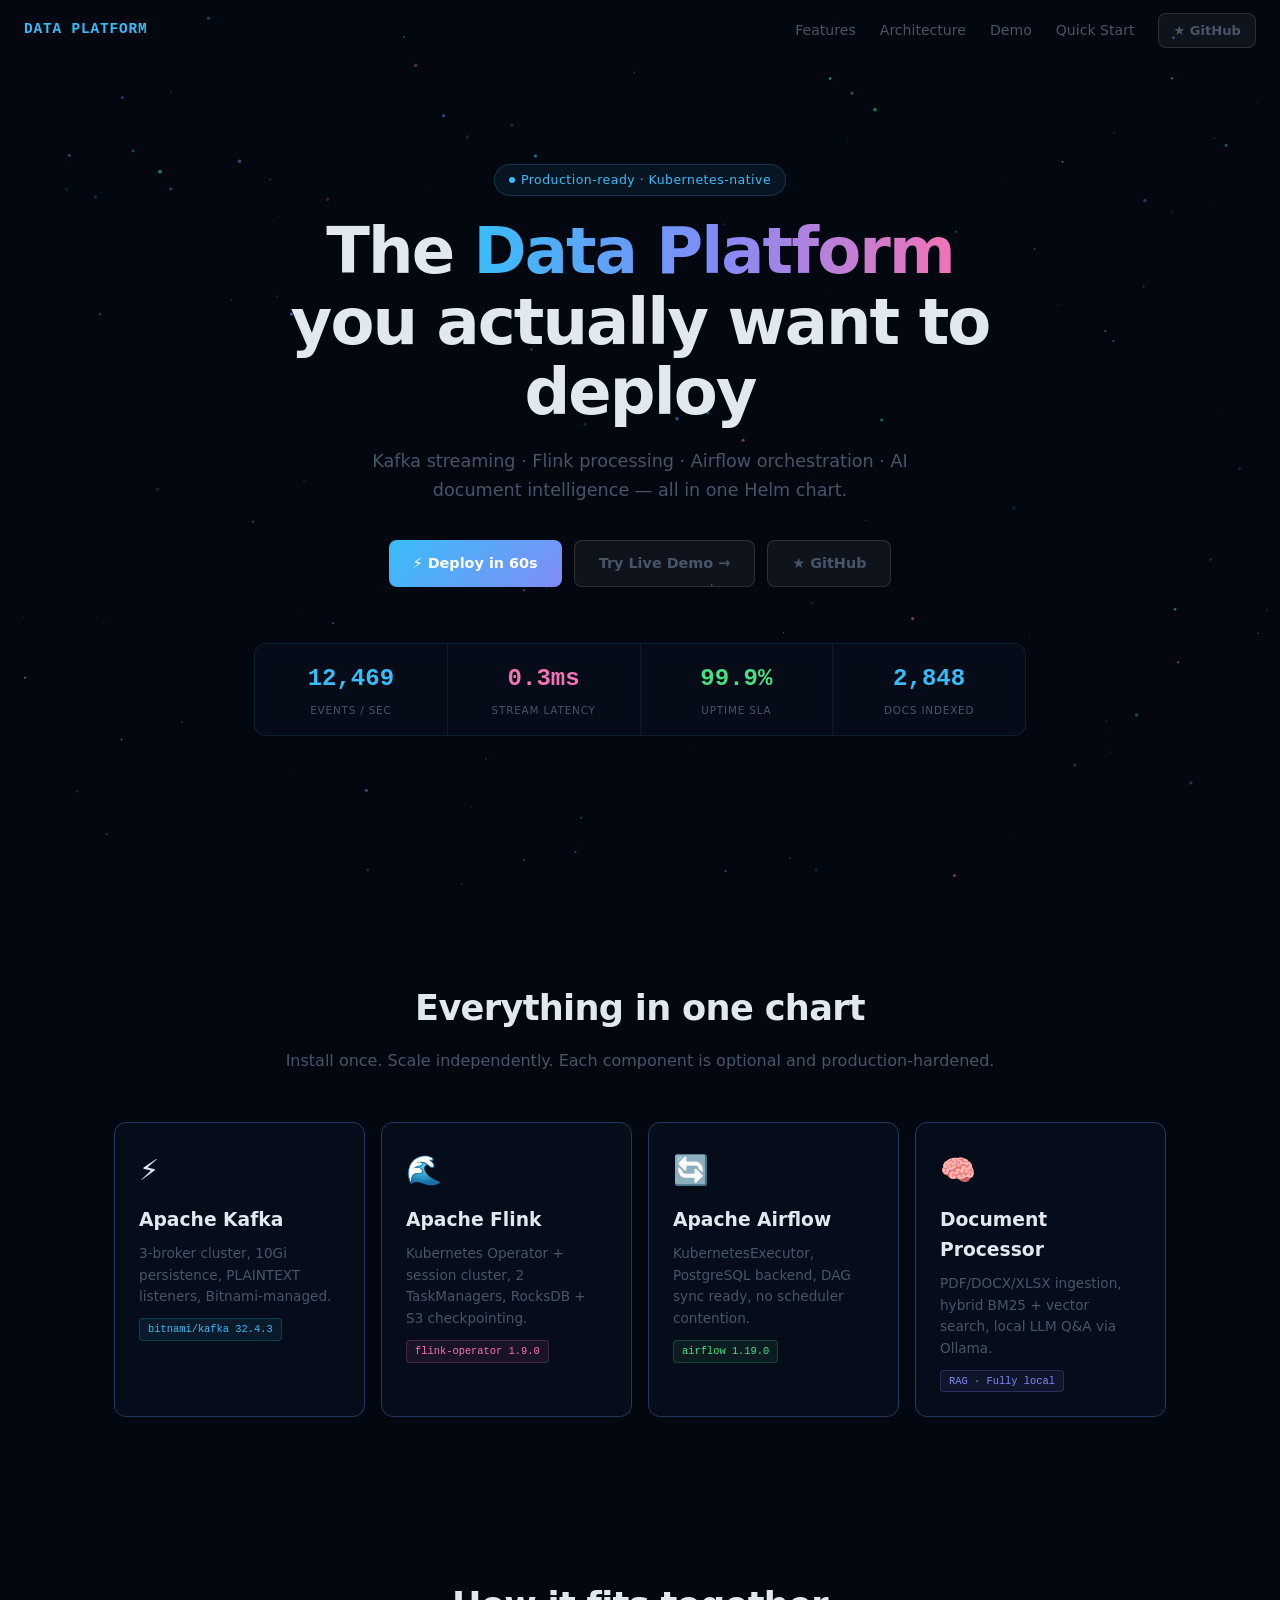
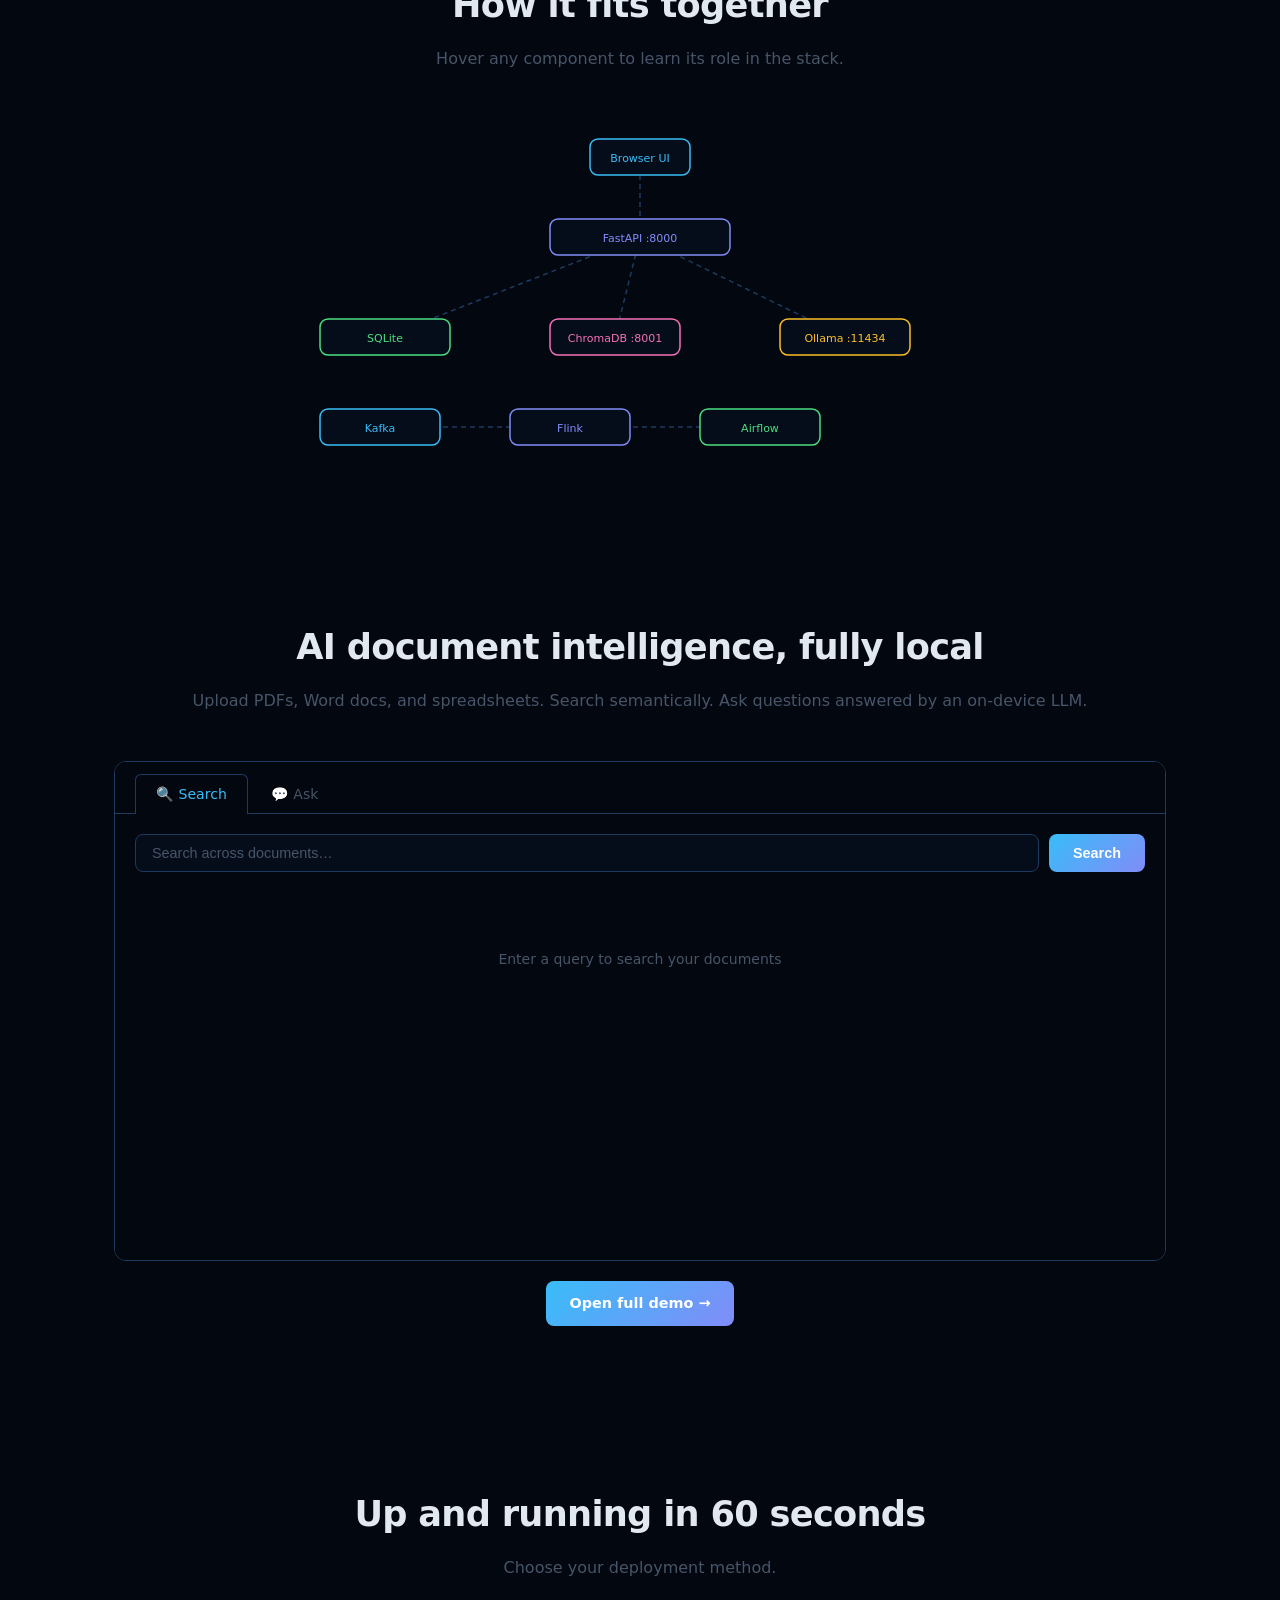
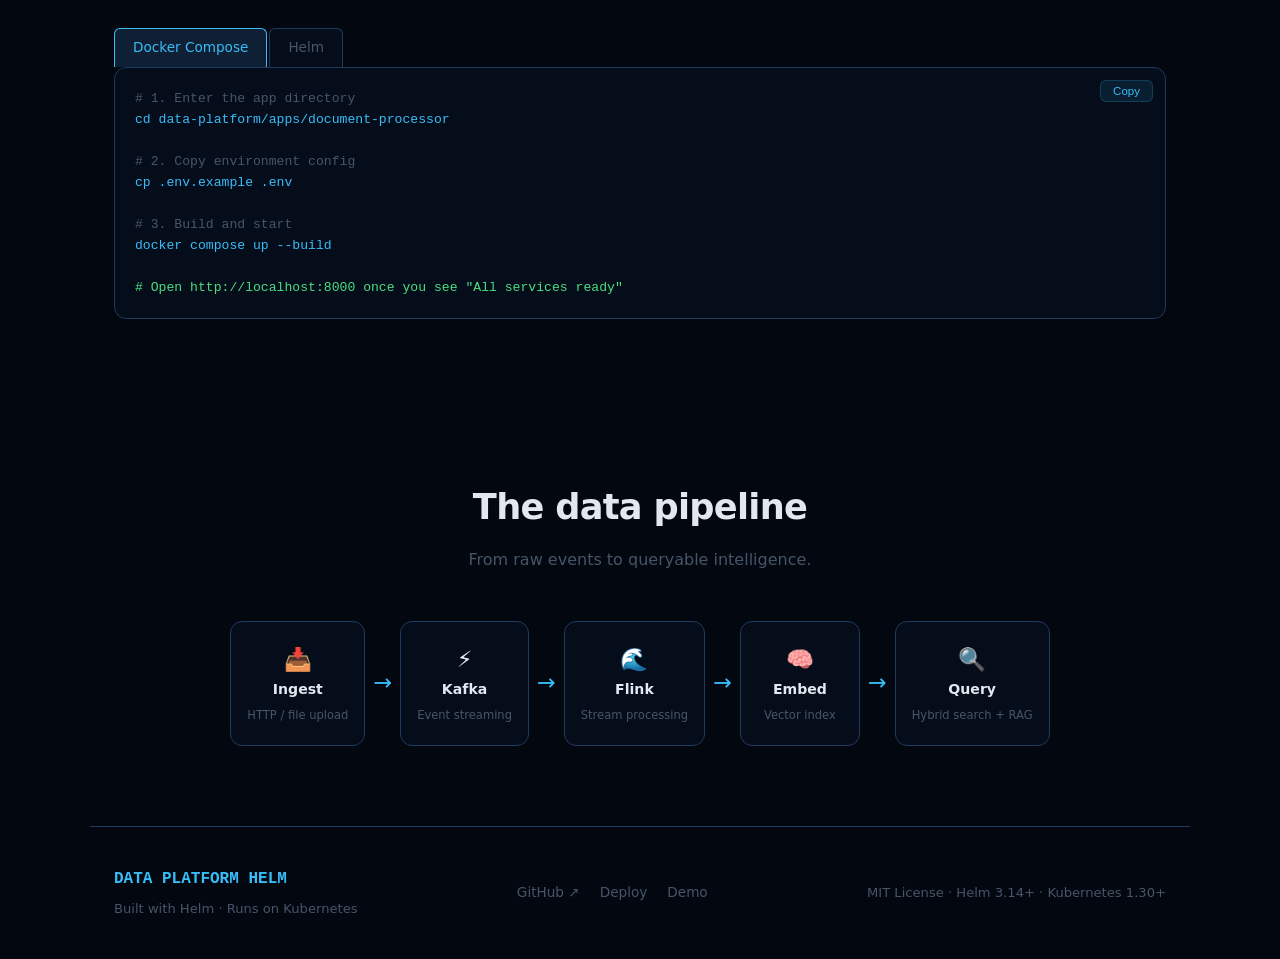
<file: docs/index.html>
<!DOCTYPE html>
<html lang="en">
<head>
  <meta charset="UTF-8"/>
  <meta name="viewport" content="width=device-width,initial-scale=1"/>
  <title>Data Platform Helm — Kafka · Flink · Airflow on Kubernetes</title>
  <meta name="description" content="Production-ready Helm chart for Kafka, Flink, Airflow and AI document intelligence on Kubernetes."/>
  <link rel="stylesheet" href="assets/style.css"/>
  <style>
    /* Hero */
    .hero { position:relative; min-height:100vh; display:flex; align-items:center; justify-content:center; overflow:hidden; }
    #hero-canvas { position:absolute; inset:0; width:100%; height:100%; }
    .hero-content { position:relative; z-index:2; text-align:center; max-width:820px; padding:40px 24px; }
    .hero h1 { font-size:clamp(2.4rem,6vw,4rem); font-weight:800; line-height:1.1; letter-spacing:-0.03em; margin:20px 0; }
    .hero-sub { font-size:1.1rem; color:var(--muted); max-width:560px; margin:0 auto 36px; }
    .ctas { display:flex; gap:12px; justify-content:center; flex-wrap:wrap; margin-bottom:56px; }
    /* Metrics */
    .metrics { display:flex; border:1px solid rgba(56,189,248,0.12); border-radius:var(--radius); overflow:hidden; background:rgba(6,13,26,0.85); backdrop-filter:blur(12px); }
    .metric { flex:1; padding:16px; text-align:center; border-right:1px solid rgba(56,189,248,0.1); }
    .metric:last-child { border-right:none; }
    .metric-val { font-size:1.5rem; font-weight:700; font-family:var(--font-mono); color:var(--cyan); }
    .metric-val.pink { color:var(--pink); }
    .metric-val.green { color:var(--green); }
    .metric-label { font-size:0.65rem; color:var(--muted); text-transform:uppercase; letter-spacing:0.08em; margin-top:4px; }
    /* Features */
    .features-grid { display:grid; grid-template-columns:repeat(auto-fit,minmax(220px,1fr)); gap:16px; }
    .feature-icon { font-size:1.8rem; margin-bottom:12px; }
    .feature-tag { display:inline-block; background:rgba(56,189,248,0.08); border:1px solid rgba(56,189,248,0.2); color:var(--cyan); font-size:0.65rem; padding:2px 8px; border-radius:4px; margin-top:10px; font-family:var(--font-mono); }
    .feature-tag.pink   { background:rgba(244,114,182,0.08); border-color:rgba(244,114,182,0.2); color:var(--pink); }
    .feature-tag.green  { background:rgba(74,222,128,0.08);  border-color:rgba(74,222,128,0.2);  color:var(--green); }
    .feature-tag.purple { background:rgba(129,140,248,0.08); border-color:rgba(129,140,248,0.2); color:var(--purple); }
    /* Architecture */
    #arch-svg { width:100%; max-width:800px; display:block; margin:0 auto; cursor:default; }
    .arch-tooltip { background:var(--surface2); border:1px solid var(--border); border-radius:8px; padding:10px 14px; font-size:0.82rem; max-width:240px; position:absolute; pointer-events:none; display:none; z-index:10; line-height:1.5; }
    /* Tabs */
    .tabs { display:flex; gap:2px; margin-bottom:0; }
    .tab { padding:8px 18px; border-radius:6px 6px 0 0; font-size:0.85rem; cursor:pointer; background:var(--surface); color:var(--muted); border:1px solid var(--border); border-bottom:none; }
    .tab.active { background:var(--surface2); color:var(--cyan); border-color:var(--cyan); }
    .tab-panel { display:none; }
    .tab-panel.active { display:block; }
    /* Pipeline */
    .pipeline { display:flex; align-items:center; justify-content:center; gap:0; flex-wrap:wrap; margin-top:40px; }
    .pipe-node { background:var(--surface); border:1px solid var(--border); border-radius:var(--radius); padding:20px 16px; text-align:center; min-width:120px; }
    .pipe-node h4 { font-size:0.88rem; margin-bottom:6px; }
    .pipe-node p { font-size:0.72rem; color:var(--muted); }
    .pipe-arrow { color:var(--cyan); font-size:1.4rem; padding:0 8px; }
    /* Demo embed */
    .demo-embed { border:1px solid var(--border); border-radius:var(--radius); overflow:hidden; height:500px; }
    .demo-embed iframe { width:100%; height:100%; border:none; }
    /* Footer */
    footer { border-top:1px solid var(--border); padding:40px 24px; max-width:1100px; margin:0 auto; display:flex; justify-content:space-between; align-items:center; flex-wrap:wrap; gap:20px; }
    footer .logo { font-family:var(--font-mono); color:var(--cyan); font-weight:700; }
    footer p { color:var(--muted); font-size:0.82rem; }
    footer .links { display:flex; gap:20px; }
    footer .links a { color:var(--muted); text-decoration:none; font-size:0.85rem; }
    footer .links a:hover { color:var(--cyan); }
  </style>
</head>
<body>

<nav class="nav" id="nav">
  <a class="nav-logo" href="#">DATA PLATFORM</a>
  <div class="nav-links">
    <a href="#features">Features</a>
    <a href="#architecture">Architecture</a>
    <a href="#demo">Demo</a>
    <a href="#quickstart">Quick Start</a>
    <a class="btn btn-ghost" style="padding:6px 14px;font-size:0.82rem" href="https://github.com/Akshay007724/data-platform-helm" target="_blank" rel="noopener">★ GitHub</a>
  </div>
</nav>

<!-- HERO -->
<section class="hero" id="hero">
  <canvas id="hero-canvas"></canvas>
  <div class="hero-content">
    <div class="badge"><span class="pulse"></span>Production-ready · Kubernetes-native</div>
    <h1>The <span class="grad">Data Platform</span><br>you actually want to deploy</h1>
    <p class="hero-sub">Kafka streaming · Flink processing · Airflow orchestration · AI document intelligence — all in one Helm chart.</p>
    <div class="ctas">
      <a class="btn btn-primary" href="#quickstart">&#9889; Deploy in 60s</a>
      <a class="btn btn-ghost" href="demo.html">Try Live Demo &#8594;</a>
      <a class="btn btn-ghost" href="https://github.com/Akshay007724/data-platform-helm" target="_blank" rel="noopener">&#9733; GitHub</a>
    </div>
    <div class="metrics">
      <div class="metric"><div class="metric-val" id="m-events">12,483</div><div class="metric-label">Events / sec</div></div>
      <div class="metric"><div class="metric-val pink" id="m-lat">0.3ms</div><div class="metric-label">Stream latency</div></div>
      <div class="metric"><div class="metric-val green">99.9%</div><div class="metric-label">Uptime SLA</div></div>
      <div class="metric"><div class="metric-val" id="m-docs">2,847</div><div class="metric-label">Docs indexed</div></div>
    </div>
  </div>
</section>

<!-- FEATURES -->
<section class="section reveal" id="features">
  <h2 class="section-title">Everything in one chart</h2>
  <p class="section-sub">Install once. Scale independently. Each component is optional and production-hardened.</p>
  <div class="features-grid">
    <div class="card">
      <div class="feature-icon">&#9889;</div>
      <h3>Apache Kafka</h3>
      <p style="color:var(--muted);font-size:0.85rem;margin-top:8px">3-broker cluster, 10Gi persistence, PLAINTEXT listeners, Bitnami-managed.</p>
      <span class="feature-tag">bitnami/kafka 32.4.3</span>
    </div>
    <div class="card">
      <div class="feature-icon">&#127754;</div>
      <h3>Apache Flink</h3>
      <p style="color:var(--muted);font-size:0.85rem;margin-top:8px">Kubernetes Operator + session cluster, 2 TaskManagers, RocksDB + S3 checkpointing.</p>
      <span class="feature-tag pink">flink-operator 1.9.0</span>
    </div>
    <div class="card">
      <div class="feature-icon">&#128260;</div>
      <h3>Apache Airflow</h3>
      <p style="color:var(--muted);font-size:0.85rem;margin-top:8px">KubernetesExecutor, PostgreSQL backend, DAG sync ready, no scheduler contention.</p>
      <span class="feature-tag green">airflow 1.19.0</span>
    </div>
    <div class="card">
      <div class="feature-icon">&#129504;</div>
      <h3>Document Processor</h3>
      <p style="color:var(--muted);font-size:0.85rem;margin-top:8px">PDF/DOCX/XLSX ingestion, hybrid BM25 + vector search, local LLM Q&amp;A via Ollama.</p>
      <span class="feature-tag purple">RAG · Fully local</span>
    </div>
  </div>
</section>

<!-- ARCHITECTURE -->
<section class="section reveal" id="architecture" style="position:relative">
  <h2 class="section-title">How it fits together</h2>
  <p class="section-sub">Hover any component to learn its role in the stack.</p>
  <svg id="arch-svg" viewBox="0 0 800 340" xmlns="http://www.w3.org/2000/svg"></svg>
  <div class="arch-tooltip" id="arch-tooltip"></div>
</section>

<!-- DEMO PREVIEW -->
<section class="section reveal" id="demo">
  <h2 class="section-title">AI document intelligence, fully local</h2>
  <p class="section-sub">Upload PDFs, Word docs, and spreadsheets. Search semantically. Ask questions answered by an on-device LLM.</p>
  <div class="demo-embed">
    <iframe src="demo.html?preview=1" title="Document Processor Demo" loading="lazy"></iframe>
  </div>
  <div style="text-align:center;margin-top:20px">
    <a class="btn btn-primary" href="demo.html">Open full demo &#8594;</a>
  </div>
</section>

<!-- QUICK START -->
<section class="section reveal" id="quickstart">
  <h2 class="section-title">Up and running in 60 seconds</h2>
  <p class="section-sub">Choose your deployment method.</p>
  <div class="tabs">
    <div class="tab active" data-tab="docker">Docker Compose</div>
    <div class="tab" data-tab="helm">Helm</div>
  </div>
  <div class="tab-panel active" id="tab-docker">
    <div class="code-block"><button class="copy-btn" data-copy="docker">Copy</button><span style="color:var(--muted)"># 1. Enter the app directory</span>
cd data-platform/apps/document-processor

<span style="color:var(--muted)"># 2. Copy environment config</span>
cp .env.example .env

<span style="color:var(--muted)"># 3. Build and start</span>
docker compose up --build

<span style="color:var(--green)"># Open http://localhost:8000 once you see "All services ready"</span></div>
  </div>
  <div class="tab-panel" id="tab-helm">
    <div class="code-block"><button class="copy-btn" data-copy="helm">Copy</button><span style="color:var(--muted)"># Add chart dependencies</span>
helm dependency update data-platform/

<span style="color:var(--muted)"># Install to Kubernetes</span>
helm install data-platform data-platform/ \
  --namespace data-engineering \
  --create-namespace

<span style="color:var(--green)"># Verify rollout</span>
kubectl get pods -n data-engineering</div>
  </div>
</section>

<!-- PIPELINE FLOW -->
<section class="section reveal" id="pipeline">
  <h2 class="section-title">The data pipeline</h2>
  <p class="section-sub">From raw events to queryable intelligence.</p>
  <div class="pipeline">
    <div class="pipe-node"><div style="font-size:1.4rem">&#128229;</div><h4>Ingest</h4><p>HTTP / file upload</p></div>
    <div class="pipe-arrow">&#8594;</div>
    <div class="pipe-node"><div style="font-size:1.4rem">&#9889;</div><h4>Kafka</h4><p>Event streaming</p></div>
    <div class="pipe-arrow">&#8594;</div>
    <div class="pipe-node"><div style="font-size:1.4rem">&#127754;</div><h4>Flink</h4><p>Stream processing</p></div>
    <div class="pipe-arrow">&#8594;</div>
    <div class="pipe-node"><div style="font-size:1.4rem">&#129504;</div><h4>Embed</h4><p>Vector index</p></div>
    <div class="pipe-arrow">&#8594;</div>
    <div class="pipe-node"><div style="font-size:1.4rem">&#128269;</div><h4>Query</h4><p>Hybrid search + RAG</p></div>
  </div>
</section>

<!-- FOOTER -->
<footer>
  <div>
    <div class="logo">DATA PLATFORM HELM</div>
    <p style="margin-top:6px">Built with Helm · Runs on Kubernetes</p>
  </div>
  <div class="links">
    <a href="https://github.com/Akshay007724/data-platform-helm" target="_blank" rel="noopener">GitHub &#8599;</a>
    <a href="#quickstart">Deploy</a>
    <a href="demo.html">Demo</a>
  </div>
  <p>MIT License · Helm 3.14+ · Kubernetes 1.30+</p>
</footer>

<div class="toast-wrap" id="toasts"></div>

<script type="module" src="assets/particles.js"></script>
<script type="module" src="assets/landing.js"></script>
</body>
</html>
</file>
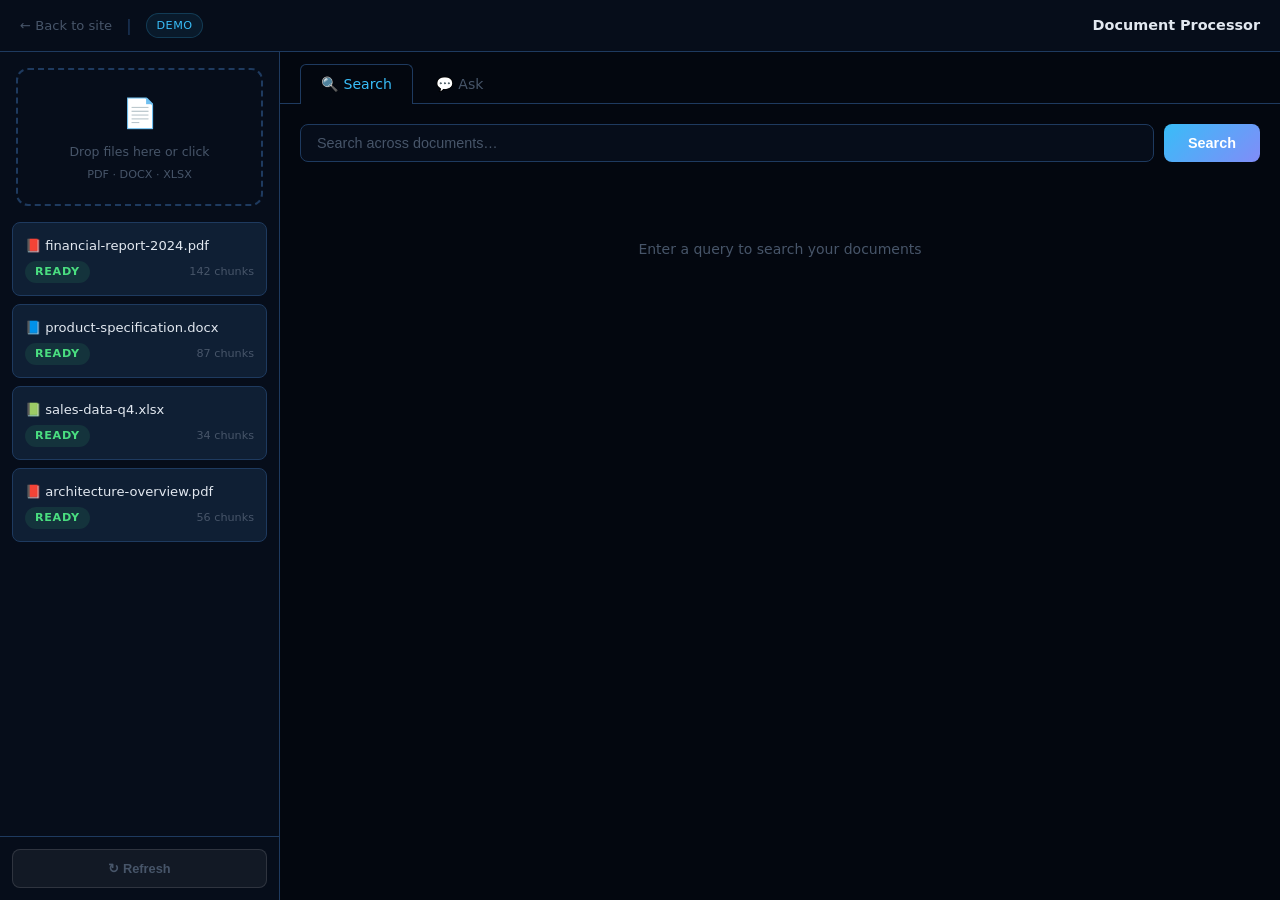
<file: docs/demo.html>
<!DOCTYPE html>
<html lang="en">
<head>
  <meta charset="UTF-8"/>
  <meta name="viewport" content="width=device-width,initial-scale=1"/>
  <title>Document Processor — Demo</title>
  <link rel="stylesheet" href="assets/style.css"/>
  <style>
    body { display:flex; flex-direction:column; height:100vh; overflow:hidden; }
    .demo-nav { height:52px; border-bottom:1px solid var(--border); display:flex; align-items:center; padding:0 20px; gap:14px; flex-shrink:0; background:var(--surface); }
    .demo-nav a { color:var(--muted); text-decoration:none; font-size:0.82rem; transition:color 0.15s; }
    .demo-nav a:hover { color:var(--cyan); }
    .demo-nav .title { font-weight:600; font-size:0.9rem; margin-left:auto; color:var(--text); }
    .demo-nav.hidden { display:none; }
    .demo-body { display:flex; flex:1; overflow:hidden; }
    /* Sidebar */
    .sidebar { width:280px; border-right:1px solid var(--border); display:flex; flex-direction:column; background:var(--surface); flex-shrink:0; }
    .sidebar.hidden { display:none; }
    .upload-zone { border:2px dashed var(--border); border-radius:var(--radius); margin:16px; padding:20px 12px; text-align:center; cursor:pointer; transition:border-color 0.2s,background 0.2s; }
    .upload-zone:hover,.upload-zone.drag-over { border-color:var(--cyan); background:rgba(56,189,248,0.04); }
    .upload-zone .uz-icon { font-size:1.8rem; }
    .upload-zone p { font-size:0.78rem; color:var(--muted); margin-top:6px; }
    .doc-list { flex:1; overflow-y:auto; padding:0 12px 12px; }
    .doc-item { background:var(--surface2); border:1px solid var(--border); border-radius:8px; padding:12px; margin-bottom:8px; }
    .doc-name { font-size:0.82rem; font-weight:500; white-space:nowrap; overflow:hidden; text-overflow:ellipsis; color:var(--text); }
    .doc-meta { font-size:0.7rem; color:var(--muted); margin-top:5px; display:flex; justify-content:space-between; align-items:center; }
    .sidebar-footer { padding:12px; border-top:1px solid var(--border); }
    /* Main */
    .main { flex:1; display:flex; flex-direction:column; overflow:hidden; }
    .tab-bar { display:flex; gap:2px; padding:12px 20px 0; border-bottom:1px solid var(--border); flex-shrink:0; background:var(--bg); }
    .ptab { padding:8px 20px; border-radius:6px 6px 0 0; font-size:0.88rem; cursor:pointer; color:var(--muted); border:1px solid transparent; border-bottom:none; margin-bottom:-1px; transition:color 0.15s; }
    .ptab.active { color:var(--cyan); border-color:var(--border); border-bottom-color:var(--bg); background:var(--bg); }
    .panel { display:none; flex:1; flex-direction:column; overflow-y:auto; padding:20px; gap:0; }
    .panel.active { display:flex; }
    /* Search */
    .search-bar { display:flex; gap:10px; margin-bottom:16px; flex-shrink:0; }
    .search-bar input { flex:1; background:var(--surface); border:1px solid var(--border); border-radius:8px; padding:10px 16px; color:var(--text); font-size:0.9rem; outline:none; transition:border-color 0.15s; }
    .search-bar input:focus { border-color:var(--cyan); }
    .search-bar input::placeholder { color:var(--muted); }
    .result-card { background:var(--surface); border:1px solid var(--border); border-radius:10px; padding:14px 18px; margin-bottom:10px; }
    .result-header { display:flex; justify-content:space-between; align-items:center; margin-bottom:6px; }
    .result-meta { font-size:0.75rem; color:var(--muted); }
    .score-bar-wrap { height:3px; background:var(--border); border-radius:2px; margin:6px 0; }
    .score-bar { height:100%; background:linear-gradient(90deg,var(--cyan),var(--purple)); border-radius:2px; transition:width 0.4s ease; }
    .result-snippet { font-size:0.84rem; color:var(--text); line-height:1.55; }
    /* Ask */
    .ask-bar { display:flex; gap:10px; margin-bottom:16px; flex-shrink:0; }
    .ask-bar input { flex:1; background:var(--surface); border:1px solid var(--border); border-radius:8px; padding:10px 16px; color:var(--text); font-size:0.9rem; outline:none; transition:border-color 0.15s; }
    .ask-bar input:focus { border-color:var(--cyan); }
    .ask-bar input::placeholder { color:var(--muted); }
    .answer-box { background:var(--surface); border:1px solid var(--border); border-radius:10px; padding:18px; font-size:0.9rem; line-height:1.7; min-height:80px; }
    .cursor { display:inline-block; width:2px; height:1em; background:var(--pink); animation:blink 0.8s step-end infinite; vertical-align:text-bottom; margin-left:1px; }
    @keyframes blink { 50%{opacity:0} }
    .source-card { background:var(--surface2); border:1px solid var(--border); border-radius:8px; padding:10px 14px; margin-top:8px; font-size:0.8rem; }
    .source-meta { color:var(--cyan); font-weight:600; margin-bottom:4px; }
    .source-snippet { color:var(--muted); }
    .empty { text-align:center; padding:60px 20px; color:var(--muted); font-size:0.875rem; }
  </style>
</head>
<body>

<nav class="demo-nav" id="demo-nav">
  <a href="index.html">&#8592; Back to site</a>
  <span style="color:var(--border)">|</span>
  <span class="badge" style="font-size:0.7rem;padding:3px 10px">DEMO</span>
  <span class="title">Document Processor</span>
</nav>

<div class="demo-body">
  <aside class="sidebar" id="sidebar">
    <div class="upload-zone" id="upload-zone" role="button" tabindex="0" aria-label="Upload files">
      <div class="uz-icon">&#128196;</div>
      <p>Drop files here or click</p>
      <p style="font-size:0.7rem;margin-top:4px">PDF · DOCX · XLSX</p>
    </div>
    <div class="doc-list" id="doc-list"></div>
    <div class="sidebar-footer">
      <button class="btn btn-ghost" style="width:100%;justify-content:center;font-size:0.8rem" id="refresh-btn">&#8635; Refresh</button>
    </div>
  </aside>

  <div class="main">
    <div class="tab-bar" role="tablist" aria-label="Document panel tabs">
      <div class="ptab active" id="tab-search" role="tab" tabindex="0" aria-selected="true" aria-controls="panel-search" data-panel="search">&#128269; Search</div>
      <div class="ptab" id="tab-ask" role="tab" tabindex="0" aria-selected="false" aria-controls="panel-ask" data-panel="ask">&#128172; Ask</div>
    </div>
    <div class="panel active" id="panel-search" role="tabpanel" aria-labelledby="tab-search">
      <div class="search-bar">
        <input type="text" id="search-input" aria-label="Search query" placeholder="Search across documents&#8230;" autocomplete="off"/>
        <button class="btn btn-primary" id="search-btn">Search</button>
      </div>
      <div id="search-results"><div class="empty">Enter a query to search your documents</div></div>
    </div>
    <div class="panel" id="panel-ask" role="tabpanel" aria-labelledby="tab-ask">
      <div class="ask-bar">
        <input type="text" id="ask-input" aria-label="Ask a question" placeholder="Ask anything about your documents&#8230;" autocomplete="off"/>
        <button class="btn btn-primary" id="ask-btn">Ask</button>
      </div>
      <div id="ask-output" style="display:none">
        <div class="answer-box" id="answer-box"></div>
        <div id="sources-list"></div>
      </div>
    </div>
  </div>
</div>

<div class="toast-wrap" id="toasts"></div>

<script>window.DEMO_MODE = true;</script>
<script type="module" src="assets/demo.js"></script>
</body>
</html>
</file>
<file: docs/assets/style.css>
*, *::before, *::after { box-sizing: border-box; margin: 0; padding: 0; }

:root {
  --bg:           #03070f;
  --surface:      #060d1a;
  --surface2:     #0f1f34;
  --border:       #1e3a5f;
  --cyan:         #38bdf8;
  --purple:       #818cf8;
  --pink:         #f472b6;
  --green:        #4ade80;
  --yellow:       #fbbf24;
  --red:          #f87171;
  --text:         #e2e8f0;
  --muted:        #475569;
  --radius:       12px;
  --font-mono:    'JetBrains Mono', 'Fira Code', monospace;
}

body { background: var(--bg); color: var(--text); font-family: Inter, system-ui, sans-serif; line-height: 1.6; }

/* Gradient text */
.grad { background: linear-gradient(90deg, var(--cyan), var(--purple), var(--pink)); -webkit-background-clip: text; -webkit-text-fill-color: transparent; background-clip: text; }

/* Buttons */
.btn { display: inline-flex; align-items: center; gap: 8px; padding: 11px 24px; border-radius: 8px; font-size: 0.9rem; font-weight: 600; cursor: pointer; border: none; transition: transform 0.15s, opacity 0.15s; text-decoration: none; }
.btn-primary { background: linear-gradient(135deg, var(--cyan), var(--purple)); color: #fff; }
.btn-primary:hover { transform: translateY(-1px); opacity: 0.9; }
.btn-ghost { background: rgba(255,255,255,0.05); border: 1px solid rgba(255,255,255,0.12); color: var(--muted); }
.btn-ghost:hover { border-color: rgba(56,189,248,0.4); color: var(--text); }

/* Cards */
.card { background: var(--surface); border: 1px solid var(--border); border-radius: var(--radius); padding: 24px; transition: border-color 0.2s, transform 0.2s; }
.card:hover { border-color: var(--cyan); transform: translateY(-2px); }

/* Badges */
.badge { display: inline-flex; align-items: center; gap: 6px; background: rgba(56,189,248,0.08); border: 1px solid rgba(56,189,248,0.2); border-radius: 999px; padding: 5px 14px; font-size: 0.78rem; color: var(--cyan); letter-spacing: 0.04em; }
.badge .pulse { width: 6px; height: 6px; background: var(--cyan); border-radius: 50%; animation: pulse 2s infinite; }
@keyframes pulse { 0%,100%{opacity:1;transform:scale(1)} 50%{opacity:0.4;transform:scale(0.7)} }

/* Status badges */
.status { display: inline-flex; align-items: center; gap: 5px; padding: 2px 10px; border-radius: 999px; font-size: 0.7rem; font-weight: 600; text-transform: uppercase; letter-spacing: 0.06em; }
.status-ready      { background: rgba(74,222,128,0.1);  color: var(--green); }
.status-processing { background: rgba(251,191,36,0.1);  color: var(--yellow); }
.status-error      { background: rgba(248,113,113,0.1); color: var(--red); }

/* Section layout */
.section { max-width: 1100px; margin: 0 auto; padding: 80px 24px; }
.section-title { font-size: clamp(1.6rem,3vw,2.2rem); font-weight: 800; letter-spacing: -0.02em; text-align: center; margin-bottom: 12px; }
.section-sub { text-align: center; color: var(--muted); font-size: 1rem; margin-bottom: 48px; }

/* Sticky nav */
.nav { position: fixed; top: 0; left: 0; right: 0; z-index: 100; padding: 0 24px; height: 60px; display: flex; align-items: center; justify-content: space-between; transition: background 0.3s, border-bottom 0.3s; }
.nav.scrolled { background: var(--surface); border-bottom: 1px solid var(--border); }
.nav-logo { font-family: var(--font-mono); font-size: 0.9rem; font-weight: 700; color: var(--cyan); letter-spacing: 0.06em; text-decoration: none; }
.nav-links { display: flex; gap: 24px; align-items: center; }
.nav-links a { color: var(--muted); text-decoration: none; font-size: 0.88rem; transition: color 0.15s; }
.nav-links a:hover { color: var(--text); }

/* Code blocks */
.code-block { background: var(--surface); border: 1px solid var(--border); border-radius: var(--radius); padding: 20px; font-family: var(--font-mono); font-size: 0.82rem; color: var(--cyan); overflow-x: auto; position: relative; white-space: pre; }
.copy-btn { position: absolute; top: 12px; right: 12px; background: rgba(56,189,248,0.1); border: 1px solid rgba(56,189,248,0.2); color: var(--cyan); border-radius: 6px; padding: 4px 12px; font-size: 0.72rem; cursor: pointer; }
.copy-btn:hover { background: rgba(56,189,248,0.2); }

/* Scroll reveal */
.reveal { opacity: 0; transform: translateY(24px); transition: opacity 0.6s ease, transform 0.6s ease; }
.reveal.visible { opacity: 1; transform: none; }

/* Toast */
.toast-wrap { position: fixed; bottom: 24px; right: 24px; display: flex; flex-direction: column; gap: 8px; z-index: 999; pointer-events: none; }
.toast { background: var(--surface2); border: 1px solid var(--border); border-radius: 8px; padding: 10px 18px; font-size: 0.84rem; animation: slideup 0.2s ease; }
@keyframes slideup { from { transform: translateY(10px); opacity: 0; } }
</file>
